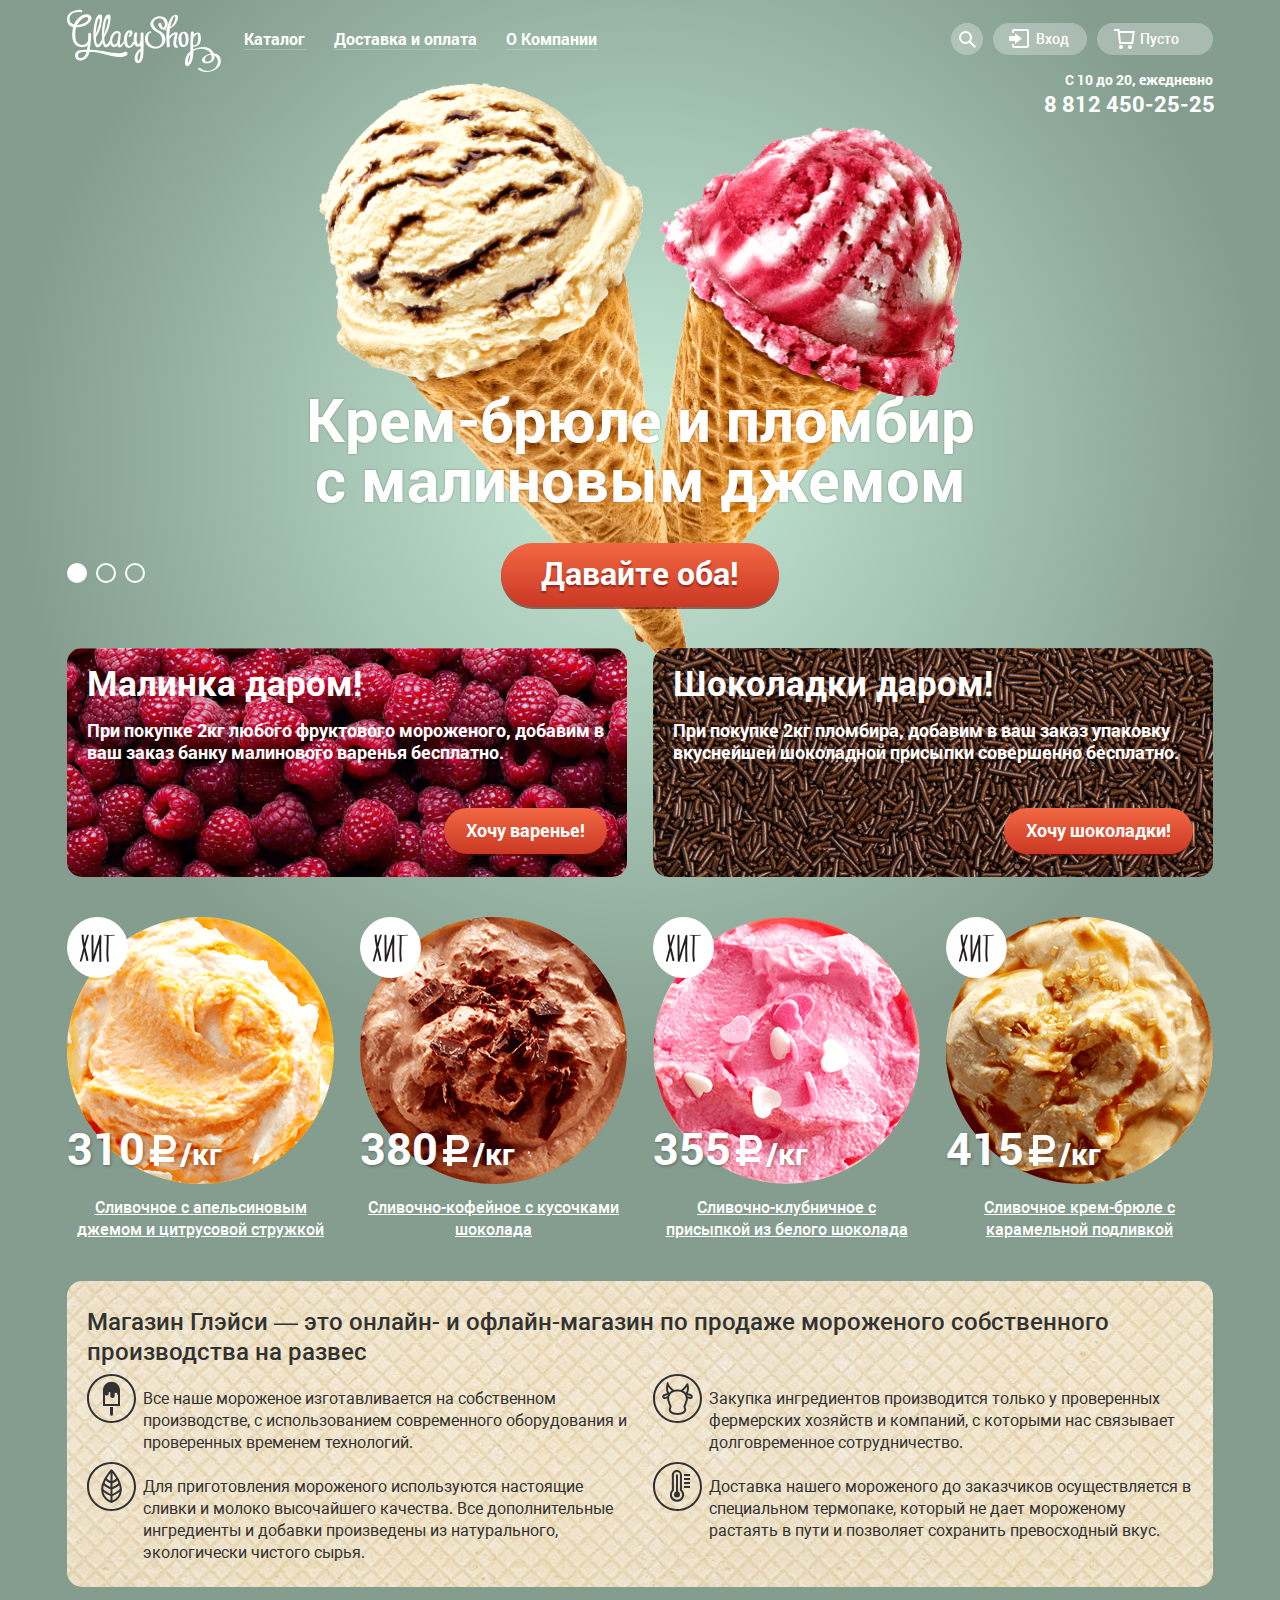
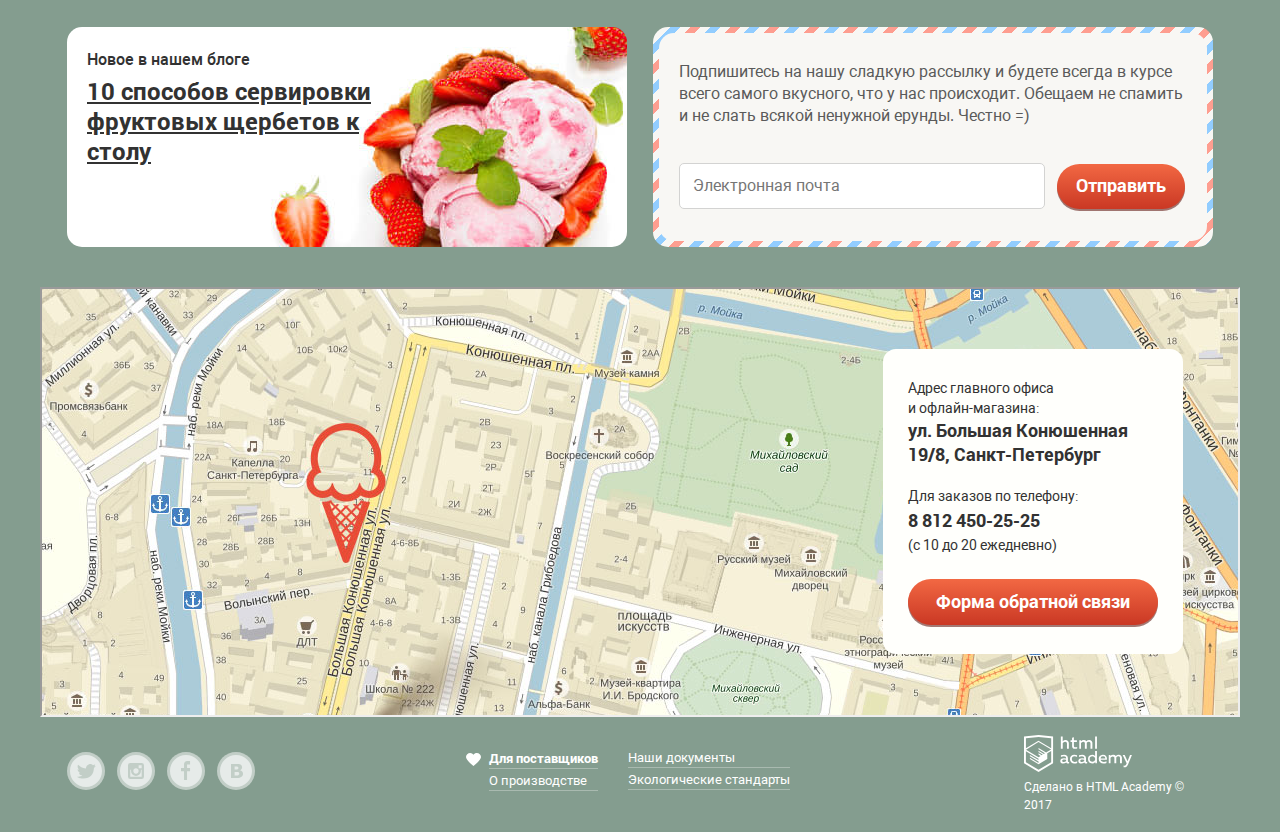
<file: index.html>
<!DOCTYPE html>
<html lang="ru">
<head>
  <meta charset="UTF-8">
  <meta name="viewport" content="width=device-width, initial-scale=1, shrink-to-fit=no">
  <title>Gllacy Shop</title>
  <link rel="stylesheet" href="css/normalize.css">
  <link rel="stylesheet" href="css/style.css">
</head>

<body>
  <header class="main-header">

    <nav class="main-nav">
      <div class="wrapper fl-start">
        <a class="logo" aria-label="Главная страница">
          <img src="img/logo.svg" width="154" height="64" alt="Логотип Gllacy Shop">
        </a>
        <ul class="main-menu">
          <li class="main-menu-item">
            <a href="catalog.html">Каталог</a>
            <ul class="catalog-menu">
              <li>
                <a href="#catalog/new.html" class="new">Новинки</a>
              </li>
              <li>
                <a href="catalog.html#creamy">Сливочное</a>
              </li>
              <li>
                <a href="#catalog/sorbet.html">Щербеты</a>
              </li>
              <li>
                <a href="#catalog/fruit-ice.html">Фруктовый лед</a>
              </li>
              <li>
                <a href="#catalog/melorin.html">Мелорин</a>
              </li>
            </ul>
          </li>
          <li class="main-menu-item">
            <a href="#delivery.html">Доставка и оплата</a>
          </li>
          <li class="main-menu-item">
            <a href="#about.html">О Компании</a>
          </li>
        </ul>
      </div>

      <div class="wrapper fl-start">
        <section class="header-search">
          <h2 class="visually-hidden">Форма поиска</h2>
          <button class="button-search" type="button" title="Поиск">
            <span class="visually-hidden">Поиск</span>
          </button>
          <form action="https://echo.htmlacademy.ru" class="form-search form-input"  aria-label="Форма поиска">
            <input type="text" name="seach-text" placeholder="Что ищем">
          </form>
        </section>

        <ul class="user-menu">
          <li class="login">
            <a href="#login.html" class="login-link" title="Авторизация">Вход</a>
            <form action="https://echo.htmlacademy.ru" method="post" class="user-auth form-input" aria-label="Форма авторизации">
              <label for="user-login" class="visually-hidden">Логин</label>
              <input id="user-login" name="user-login" type="text" placeholder="Электронная почта">
              <label for="user-password" class="visually-hidden">Пароль</label>
              <input id="user-password" name="user-password" type="password" placeholder="Пароль">
              <button class="button" type="submit">Войти</button>
              <div class="auth-links">
                <a href="#remember-password.html">Забыли пароль?</a>
                <a href="#user-registration.html">Новая регистрация</a>
              </div>
            </form>
          </li>
        </ul>

        <section class="basket">
          <h2 class="visually-hidden">Корзина</h2>
          <a href="#basket.html" class="basket-link" title="Корзина">Пусто</a>
        </section>
      </div>
    </nav>

    <div class="wrapper crumbs">
      <div class="contact-info">
        <p class="contacts-time">С 10 до 20, ежедневно</p>
        <p class="contacts-phone">
          <a href="tel:+78124502525">8 812 450-25-25</a>
        </p>
      </div>
    </div>
  </header>

  <main>
    <section class="slider">
      <h2 class="visually-hidden">Популярное мороженое</h2>
      <input id="slider-1" name="slider" class="visually-hidden" type="radio" checked>
      <input id="slider-2" name="slider" class="visually-hidden" type="radio">
      <input id="slider-3" name="slider" class="visually-hidden" type="radio">

      <ul class="slider-list">
        <li class="hidden">
          <h3>Крем-брюле и пломбир<br> с малиновым джемом</h3>
          <img src="img/icecream/cremebrulee-and-raspberryicecream.png" width="645" height="582" alt="Крем-брюле и пломбир с малиновым джемом">
          <div>
            <a class="button" href="#">Давайтe оба!</a>
          </div>
        </li>
        <li class="hidden">
          <h3>Шоколадный пломбир<br> и лимонный сорбет</h3>
          <img src="img/icecream/chocolateicecream-and-lemonsorbet.png" width="644" height="582" alt="Шоколадный пломбир и лимонный сорбет">
          <div>
            <a class="button" href="#">Давайтe оба!</a>
          </div>
        </li>
        <li class="hidden">
          <h3>Пломбир с помадкой<br> и клубничный щербет</h3>
          <img src="img/icecream/sundaefudge-and-strawberrysorbet.png" width="639" height="582" alt="Пломбир с помадкой и клубничный щербет">
          <div>
            <a class="button" href="#">Давайтe оба!</a>
          </div>
        </li>
      </ul>
      <div class="slider-control">
        <label for="slider-1"></label>
        <label for="slider-2"></label>
        <label for="slider-3"></label>
      </div>
    </section>

    <div class="index-columns">
      <section class="action-raspberry col-2">
        <h2>Малинка даром!</h2>
        <p>При покупке 2кг любого фруктового мороженого, добавим в ваш заказ банку малинового варенья бесплатно.</p>
        <div class="right">
          <a class="button" href="#">Хочу варенье!</a>
        </div>
      </section>
      <section class="action-chocolate col-2">
        <h2>Шоколадки даром!</h2>
        <p>При покупке 2кг пломбира, добавим в ваш заказ упаковку вкуснейшей шоколадной присыпки совершенно бесплатно.</p>
        <div class="right">
          <a class="button" href="#">Хочу шоколадки!</a>
        </div>
      </section>
    </div>

    <section class="catalog">
      <h2 class="visually-hidden">Хиты продаж</h2>
      <ul class="ice-list">
        <li class="icecream col hit">
          <a href="#">
            <img src="img/icecream/cream-orange-jam.png" width="267" height="267" alt="Фото сливочного мороженого с апельсиновым джемом и цитрусовой стружкой">
            <p class="price">310</p>
            <p class="name">Сливочное с апельсиновым джемом и цитрусовой стружкой</p>
          </a>
          <button class="button">Быстрый просмотр</button>
        </li>
        <li class="icecream col hit">
          <a href="#">
            <img src="img/icecream/cream-coffee-chocolate.png" width="267" height="267" alt="Фото сливочно-кофейного мороженого с кусочками шоколада">
            <p class="price">380</p>
            <p class="name">Сливочно-кофейное с кусочками шоколада</p>
          </a>
          <button class="button">Быстрый просмотр</button>
        </li>
        <li class="icecream col hit">
          <a href="#">
            <img src="img/icecream/cream-strawberry-whitechocolate.png" width="267" height="267" alt="Фото сливочно-клубничного мороженого с присыпкой из белого шоколада">
            <p class="price">355</p>
            <p class="name">Сливочно-клубничное с присыпкой из белого шоколада</p>
          </a>
          <button class="button">Быстрый просмотр</button>
        </li>
        <li class="icecream col hit">
          <a href="#">
            <img src="img/icecream/cream-brulee-caramel.png" width="267" height="267" alt="Фото сливочного крем-брюле с карамельной подливкой">
            <p class="price">415</p>
            <p class="name">Сливочное крем-брюле с карамельной подливкой</p>
          </a>
          <button class="button">Быстрый просмотр</button>
        </li>
      </ul>
    </section>

    <section class="shop-seo">
      <h2>Магазин Глэйси — это онлайн- и офлайн-магазин по продаже мороженого собственного производства на развес</h2>
      <ul>
        <li class="seo-icecream">Все наше мороженое изготавливается на собственном производстве, с использованием современного оборудования и проверенных временем технологий.</li>
        <li class="seo-cow">Закупка ингредиентов производится только у проверенных фермерских хозяйств и компаний, с которыми нас связывает долговременное сотрудничество.</li>
        <li class="seo-eco">Для приготовления мороженого используются настоящие сливки и молоко высочайшего качества. Все дополнительные ингредиенты и добавки произведены из натурального, экологически чистого сырья.</li>
        <li class="seo-thermometer">Доставка нашего мороженого до заказчиков осуществляется в специальном термопаке, который не дает мороженому растаять в пути и позволяет сохранить превосходный вкус.</li>
      </ul>
    </section>

    <div class="index-columns">
      <section class="our-blog col-2">
        <h2 class="visually-hidden">Новости блога</h2>
        <p>Новое в нашем блоге</p>
        <a href="#">10 способов сервировки<br> фруктовых щербетов к<br> столу</a>
      </section>

      <section class="subscribe col-2">
        <div>
          <h2 class="visually-hidden">Рассылка</h2>
          <p>Подпишитесь на нашу сладкую рассылку и будете всегда в курсе всего самого вкусного, что у нас происходит. Обещаем не спамить и не слать всякой ненужной ерунды. Честно =) </p>
          <form class="form-subscribe form-input" action="https://echo.htmlacademy.ru" method="post" aria-label="Форма подписки на рассылку">
            <label for="subscribe-mail" class="visually-hidden">Электронная почта</label>
            <input id="subscribe-mail" name="subscribe-mail" type="text" placeholder="Электронная почта">
            <button class="button" type="submit">Отправить</button>
          </form>
        </div>
      </section>
    </div>

    <section class="office-map">
      <div class="container">
        <h2 class="visually-hidden">Наши контакты</h2>
        <div class="our-adress">
          <p>Адрес главного офиса<br>и офлайн-магазина:</p>
          <p class="bold">ул. Большая Конюшенная 19/8, Санкт-Петербург</p>
          <p>Для заказов по телефону:</p>
          <p class="bold">8 812 450-25-25</p>
          <p>(с 10 до 20 ежедневно)</p>
          <button class="button">Форма обратной связи</button>
        </div>
        <form action="https://echo.htmlacademy.ru" method="post" class="form-feedback form-input hidden" aria-label="Форма обратной связи">
          <h3>Мы обязательно вам ответим!</h3>
          <label for="feedback-name" class="visually-hidden">Имя</label>
          <input id="feedback-name" name="feedback-name" type="text" placeholder="Как вас зовут?">
          <label for="feedback-mail" class="visually-hidden">Почта</label>
          <input id="feedback-mail" name="feedback-mail" type="text" placeholder="Ваша почта для ответа?">
          <label for="feedback-message" class="visually-hidden">Текст сообщения</label>
          <textarea name="feedback-message" id="feedback-message" cols="30" rows="10" placeholder="Напишите что-нибудь"></textarea>
          <div class="right">
            <button class="button" type="submit">Отправить</button>
          </div>
          <button class="button-close" type="button"><span class="visually-hidden">Закрыть</span></button>
        </form>
      </div>
      <div class="map"></div>
    </section>

  </main>

  <footer class="main-footer">

    <ul class="social-links">
      <li>
        <a class="social-button twitter" href="#" title="Твиттер">
          <span class="visually-hidden">Твиттер</span>
        </a>
      </li>
      <li>
        <a class="social-button instagram" href="#" title="Инстаграмм">
          <span class="visually-hidden">Инстаграмм</span>
        </a>
      </li>
      <li>
        <a class="social-button facebook" href="#" title="Фейсбук">
          <span class="visually-hidden">Фейсбук</span>
        </a>
      </li>
      <li>
        <a class="social-button vkontakte" href="#" title="Вконтакте">
          <span class="visually-hidden">Вконтакте</span>
        </a>
      </li>
    </ul>

    <div class="documents">
      <div>
        <a href="#for-suppliers.html"><b>Для поставщиков</b></a>
        <a href="#production.html">О производстве</a>
      </div>
      <div>
        <a href="#documents.html">Наши документы</a>
        <a href="#eco-standards.html">Экологические стандарты</a>
      </div>
    </div>

    <div class="copyright">
      <a href="https://htmlacademy.ru/intensive/htmlcss" title="Интенсив «Профессиональный HTML и CSS, уровень 1»">
        <img src="img/logo-htmlacademy.svg" width="108" height="39" alt="Логотип HTML академии">
      </a>
      <p>Сделано в <a href="https://htmlacademy.ru/intensive/htmlcss" title="Интенсив «Профессиональный HTML и CSS, уровень 1»">HTML Academy</a> © 2017</p>
    </div>
  </footer>
  
  <script src="js/script.js"></script>
</body>
</html>
</file>
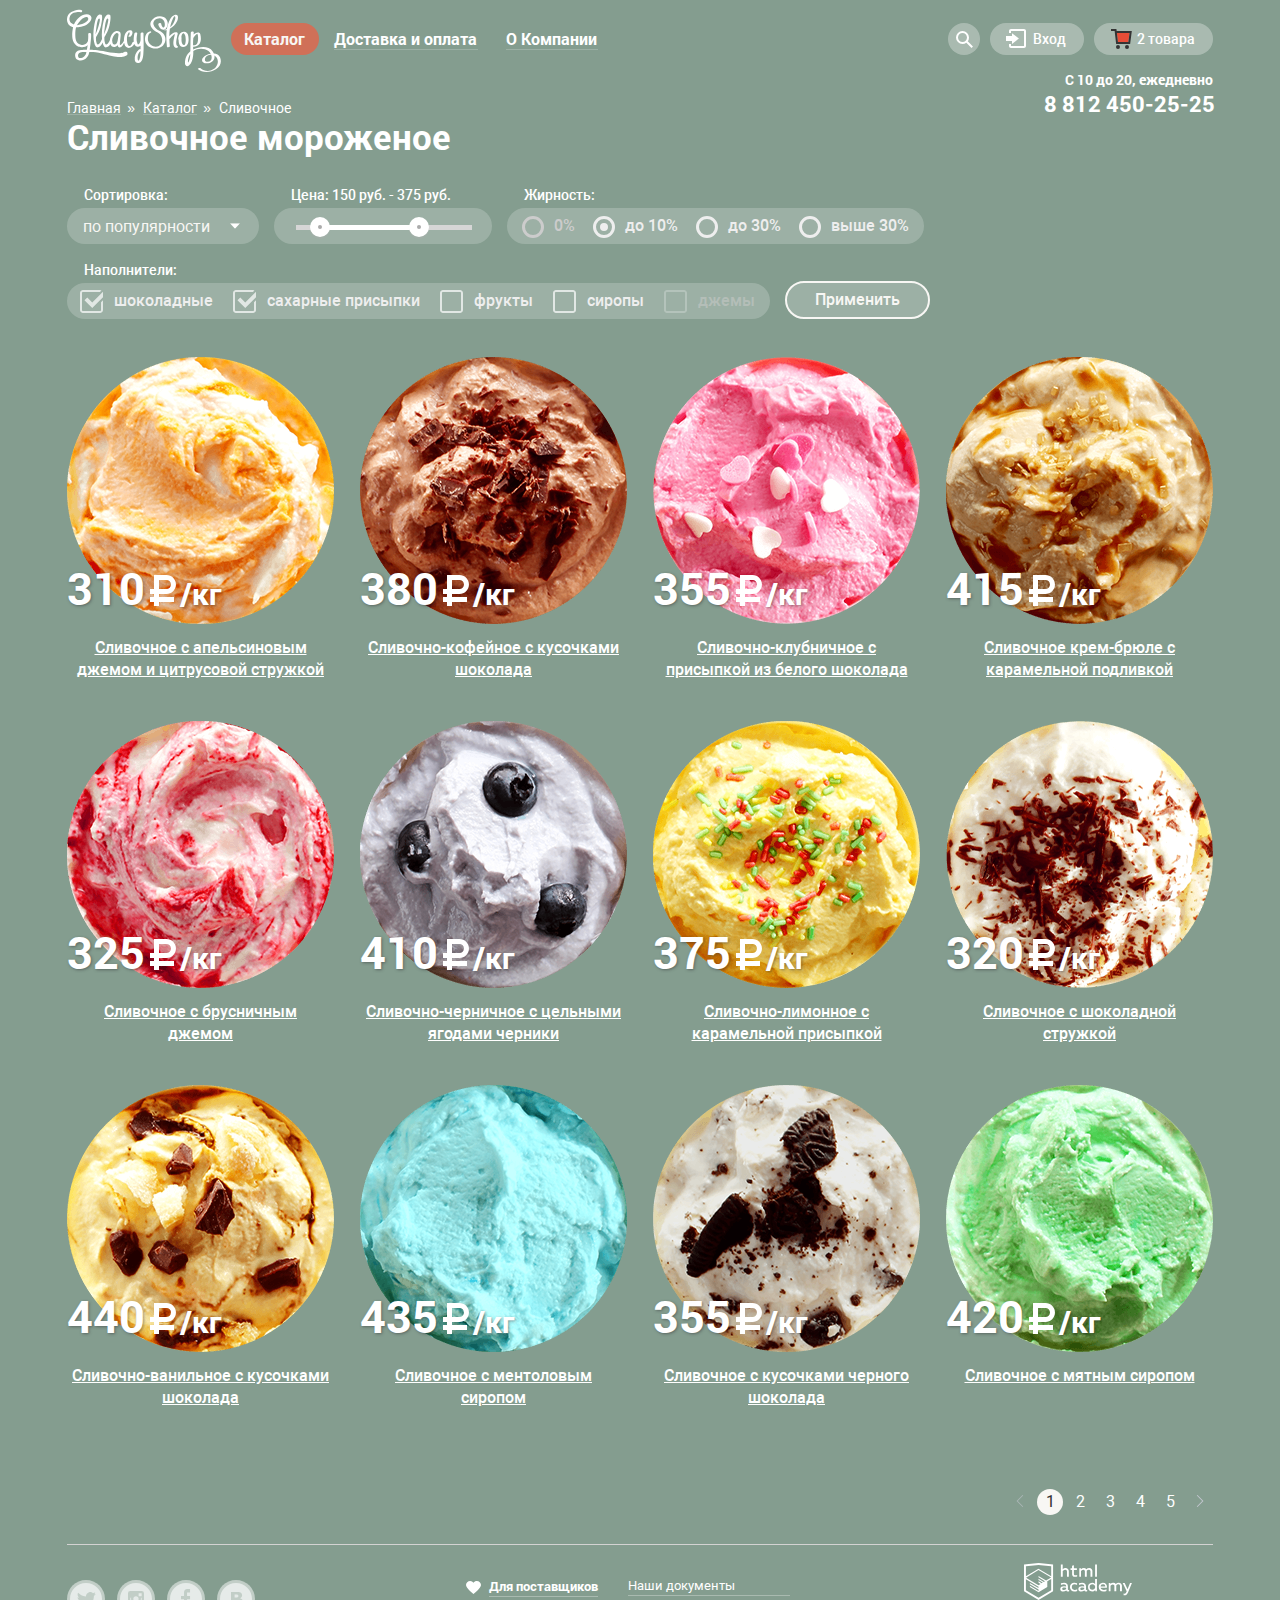
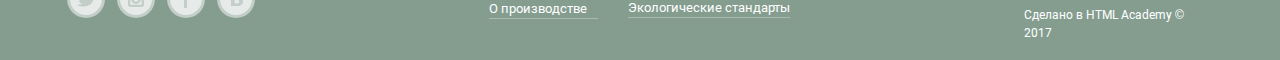
<file: catalog.html>
<!DOCTYPE html>
<html lang="ru">
<head>
  <meta charset="UTF-8">
  <meta name="viewport" content="width=device-width, initial-scale=1, shrink-to-fit=no">
  <title>Gllacy Shop</title>
  <link rel="stylesheet" href="css/normalize.css">
  <link rel="stylesheet" href="css/style.css">
</head>

<body class="inner-pages">
  <header class="main-header">

    <nav class="main-nav">
      <div class="wrapper fl-start">
        <a href="index.html" class="logo" aria-label="Главная страница">
          <img src="img/logo.svg" width="154" height="64" alt="Логотип Gllacy Shop">
        </a>
        <ul class="main-menu">
          <li class="main-menu-item current">
            <a href="catalog.html">Каталог</a>
            <ul class="catalog-menu">
              <li>
                <a href="#catalog/new.html" class="new">Новинки</a>
              </li>
              <li class="current">
                <a>Сливочное</a>
              </li>
              <li>
                <a href="#catalog/sorbet.html">Щербеты</a>
              </li>
              <li>
                <a href="#catalog/fruit-ice.html">Фруктовый лед</a>
              </li>
              <li>
                <a href="#catalog/melorin.html">Мелорин</a>
              </li>
            </ul>
          </li>
          <li class="main-menu-item">
            <a href="#delivery.html">Доставка и оплата</a>
          </li>
          <li class="main-menu-item">
            <a href="#about.html">О Компании</a>
          </li>
        </ul>
      </div>

      <div class="wrapper fl-start">
        <section class="header-search">
          <h2 class="visually-hidden">Форма поиска</h2>
          <button class="button-search" type="button" title="Поиск">
            <span class="visually-hidden">Поиск</span>
          </button>
          <form action="https://echo.htmlacademy.ru" class="form-search form-input"  aria-label="Форма поиска">
            <input type="text" name="seach-text" placeholder="Что ищем" required>
          </form>
        </section>

        <ul class="user-menu">
          <li class="login">
            <a href="#login.html" class="login-link" title="Авторизация">Вход</a>
            <form action="https://echo.htmlacademy.ru" method="post" class="user-auth form-input" aria-label="Форма авторизации">
              <label for="user-login" class="visually-hidden">Логин</label>
              <input id="user-login" name="user-login" type="text" placeholder="Электронная почта">
              <label for="user-password" class="visually-hidden">Пароль</label>
              <input id="user-password" name="user-password" type="password" placeholder="Пароль">
              <button class="button" type="submit">Войти</button>
              <div class="auth-links">
                <a href="#remember-password.html">Забыли пароль?</a>
                <a href="#user-registration.html">Новая регистрация</a>
              </div>
            </form>
          </li>
        </ul>

        <section class="basket not-empty">
          <h2 class="visually-hidden">Корзина</h2>
          <a href="#basket.html" class="basket-link" title="Корзина">2 товара</a>
          <div class="basket-popup">
            <table class="basket-list">
              <tr>
                <td class="product-rm">
                  <button title="Удалить">
                    <span class="visually-hidden">Удалить</span>
                  </button>
                </td>
                <td class="product-img">
                  <img src="img/icecream/cream-orange-jam.png" alt="превью фото">
                </td>
                <td class="product-name">
                  Пломбир с апельсиновым джемом
                </td>
                <td class="count-price">
                  1,5кг x 310 руб.
                </td>
                <td class="product-sum">
                  465 руб.
                </td>
              </tr>
              <tr>
                <td class="product-rm">
                  <button title="Удалить">
                    <span class="visually-hidden">Удалить</span>
                  </button>
                </td>
                <td class="product-img">
                  <img src="img/icecream/cream-strawberry-whitechocolate.png" alt="превью фото">
                </td>
                <td class="product-name">
                  Клубничный пломбир с присыпкой из белого шоколада
                </td>
                <td class="count-price">
                  2,0кг x 355 руб.
                </td>
                <td class="product-sum">
                  710 руб.
                </td>
              </tr>
            </table>
            <p class="basket-sum">Итого: <span>1 175</span> руб.</p>
            <div class="right">
              <a href="#basket.html" class="button">Оформить заказ</a>
            </div>
          </div>
        </section>
      </div>
    </nav>

    <div class="wrapper crumbs">
      <ul class="breadcrumbs">
        <li><a href="index.html">Главная</a></li>
        <li><a href="#catalog.html">Каталог</a></li>
        <li>Сливочное</li>
      </ul>
      <div class="contact-info">
        <p class="contacts-time">С 10 до 20, ежедневно</p>
        <p class="contacts-phone">
          <a href="tel:+78124502525">8 812 450-25-25</a>
        </p>
      </div>
    </div>

  </header>

  <main>
    
    
    <h1>Сливочное мороженое</h1>

    <section class="filters">
      <h2 class="visually-hidden">Фильтр по каталогу</h2>
      <form class="filter-form" action="#" method="get">

        <fieldset>
          <legend>Сортировка:</legend>
          <select class="sort-by" name="filter-sort" id="sort-by">
            <option value="popular">по популярности</option>
            <option value="cheap">сначала недорогие</option>
            <option value="expensive">сначала дорогие</option>
            <option value="fat">по жирности</option>
          </select>
        </fieldset>

        <fieldset>
          <legend>Цена: <span class="label-price-from">150</span> руб. - <span class="label-price-to">375</span> руб.</legend>
          <div class="price-by">
            <input id="filter-price-from" class="filter-price" type="range" name="price-from" min="100" max="500" value="150" step="5">
            <input id="filter-price-to" class="filter-price" type="range" name="price-to" min="100" max="500" value="375" step="5">
          </div>
        </fieldset>

        <fieldset>
          <legend>Жирность:</legend>
          <ul class="fat input-type">
            <li>
              <input id="filter-fat0" name="filter-fat" class="visually-hidden" type="radio" value="0" disabled>
              <label for="filter-fat0">0%</label>
            </li>
            <li>
              <input id="filter-fat10" name="filter-fat" class="visually-hidden" type="radio" value="to10" checked>
            <label for="filter-fat10">до 10%</label>
            </li>
            <li>
              <input id="filter-fat30" name="filter-fat" class="visually-hidden" type="radio" value="to30">
            <label for="filter-fat30">до 30%</label>
            </li>
            <li>
              <input id="filter-fat30over" name="filter-fat" class="visually-hidden" type="radio" value="from30">
            <label for="filter-fat30over">выше 30%</label>
            </li>
          </ul>
        </fieldset>

        <fieldset>
          <legend>Наполнители:</legend>
          <ul class="fillers input-type">
            <li>
              <input id="filter-chocolate" name="filter-chocolate" class="visually-hidden" type="checkbox" checked>
            <label for="filter-chocolate">шоколадные</label>
            </li>
            <li>
              <input id="filter-sugar" name="filter-sugar" class="visually-hidden" type="checkbox" checked>
            <label for="filter-sugar">сахарные присыпки</label>
            </li>
            <li>
              <input id="filter-fruit" name="filter-fruit" class="visually-hidden" type="checkbox">
            <label for="filter-fruit">фрукты</label>
            </li>
            <li>
              <input id="filter-syrup" name="filter-syrup" class="visually-hidden" type="checkbox">
            <label for="filter-syrup">сиропы</label>
            </li>
            <li>
              <input id="filter-jam" name="filter-jam" class="visually-hidden" type="checkbox" disabled>
            <label for="filter-jam">джемы</label>
            </li>
          </ul>
        </fieldset>

        <button class="button button-filter" type="submit">Применить</button>
      </form>
    </section>

    <section class="catalog">
      <h2 class="visually-hidden">Список сливочного мороженого</h2>
      <ul class="ice-list">
        <li class="icecream col">
          <a href="#">
            <img src="img/icecream/cream-orange-jam.png" width="267" height="267" alt="Фото сливочного мороженого с апельсиновым джемом и цитрусовой стружкой">
            <p class="price">310</p>
            <p class="name">Сливочное с апельсиновым джемом и цитрусовой стружкой</p>
          </a>
          <button class="button">Быстрый просмотр</button>
        </li>
        <li class="icecream col">
          <a href="#">
            <img src="img/icecream/cream-coffee-chocolate.png" width="267" height="267" alt="Фото сливочно-кофейного мороженого с кусочками шоколада">
            <p class="price">380</p>
            <p class="name">Сливочно-кофейное с кусочками шоколада</p>
          </a>
          <button class="button">Быстрый просмотр</button>
        </li>

        <li class="icecream col">
          <a href="#">
            <img src="img/icecream/cream-strawberry-whitechocolate.png" width="267" height="267" alt="Фото сливочно-клубничного мороженого с присыпкой из белого шоколада">
            <p class="price">355</p>
            <p class="name">Сливочно-клубничное с присыпкой из белого шоколада</p>
          </a>
          <button class="button">Быстрый просмотр</button>
        </li>

        <li class="icecream col">
          <a href="#">
            <img src="img/icecream/cream-brulee-caramel.png" width="267" height="267" alt="Фото сливочного крем-брюле с карамельной подливкой">
            <p class="price">415</p>
            <p class="name">Сливочное крем-брюле с карамельной подливкой</p>
          </a>
          <button class="button">Быстрый просмотр</button>
        </li>

        <li class="icecream col">
          <a href="#">
            <img src="img/icecream/cream-lingonberry.png" width="267" height="267" alt="Фото cливочное мороженое с брусничным джемом">
            <p class="price">325</p>
            <p class="name">Сливочное с брусничным джемом</p>
          </a>
          <button class="button">Быстрый просмотр</button>
        </li>

        <li class="icecream col">
          <a href="#">
            <img src="img/icecream/cream-blueberry-blueberries.png" width="267" height="267" alt="Фото cливочно-черничное мороженое с цельными ягодами черники">
            <p class="price">410</p>
            <p class="name">Сливочно-черничное с цельными ягодами черники</p>
          </a>
          <button class="button">Быстрый просмотр</button>
        </li>

        <li class="icecream col">
          <a href="#">
            <img src="img/icecream/cream-lemon-caramel.png" width="267" height="267" alt="Фото cливочно-лимонное мороженое с карамельной присыпкой ">
            <p class="price">375</p>
            <p class="name">Сливочно-лимонное с карамельной присыпкой</p>
          </a>
          <button class="button">Быстрый просмотр</button>
        </li>

        <li class="icecream col">
          <a href="#">
            <img src="img/icecream/cream-chocolate-chips.png" width="267" height="267" alt="Фото cливочное мороженое с шоколадной стружкой">
            <p class="price">320</p>
            <p class="name">Сливочное с шоколадной стружкой</p>
          </a>
          <button class="button">Быстрый просмотр</button>
        </li>

        <li class="icecream col">
          <a href="#">
            <img src="img/icecream/cream-vanilla-chocolate.png" width="267" height="267" alt="Фото cливочно-ванильное мороженое с кусочками шоколада">
            <p class="price">440</p>
            <p class="name">Сливочно-ванильное с кусочками шоколада</p>
          </a>
          <button class="button">Быстрый просмотр</button>
        </li>

        <li class="icecream col">
          <a href="#">
            <img src="img/icecream/cream-mentholsyrup.png" width="267" height="267" alt="Фото cливочное мороженое с ментоловым сиропом">
            <p class="price">435</p>
            <p class="name">Сливочноe с ментоловым сиропом</p>
          </a>
          <button class="button">Быстрый просмотр</button>
        </li>

        <li class="icecream col">
          <a href="#">
            <img src="img/icecream/cream-blackchocolate.png" width="267" height="267" alt="Фото cливочное мороженое с кусочками черного шоколада">
            <p class="price">355</p>
            <p class="name">Сливочное с кусочками черного шоколада</p>
          </a>
          <button class="button">Быстрый просмотр</button>
        </li>

        <li class="icecream col">
          <a href="#">
            <img src="img/icecream/cream-mintsyrup.png" width="267" height="267" alt="Фото cливочное мороженое с мятным сиропом">
            <p class="price">420</p>
            <p class="name">Сливочное с мятным сиропом</p>
          </a>
          <button class="button">Быстрый просмотр</button>
        </li>
      </ul>
    </section>

    <ul class="catalog-pagination">
      <li class="disabled"><a class="first"></a></li>
      <li class="current"><a>1</a></li>
      <li><a href="#">2</a></li>
      <li><a href="#">3</a></li>
      <li><a href="#">4</a></li>
      <li><a href="#">5</a></li>
      <li><a href="#" class="last"></a></li>
    </ul>
    
  </main>

  <footer class="main-footer">

    <ul class="social-links">
      <li>
        <a class="social-button twitter" href="#" title="Твиттер">
          <span class="visually-hidden">Твиттер</span>
        </a>
      </li>
      <li>
        <a class="social-button instagram" href="#" title="Инстаграмм">
          <span class="visually-hidden">Инстаграмм</span>
        </a>
      </li>
      <li>
        <a class="social-button facebook" href="#" title="Фейсбук">
          <span class="visually-hidden">Фейсбук</span>
        </a>
      </li>
      <li>
        <a class="social-button vkontakte" href="#" title="Вконтакте">
          <span class="visually-hidden">Вконтакте</span>
        </a>
      </li>
    </ul>

    <div class="documents">
      <div>
        <a href="#for-suppliers.html"><b>Для поставщиков</b></a>
        <a href="#production.html">О производстве</a>
      </div>
      <div>
        <a href="#documents.html">Наши документы</a>
        <a href="#eco-standards.html">Экологические стандарты</a>
      </div>
    </div>

    <div class="copyright">
      <a href="https://htmlacademy.ru/intensive/htmlcss">
        <img src="img/logo-htmlacademy.svg" width="108" height="39" alt="Логотип HTML академии">
      </a>
      <p>Сделано в <a href="https://htmlacademy.ru/intensive/htmlcss">HTML Academy</a> © 2017</p>
    </div>
  </footer>
  
  <script src="js/script.js"></script>
</body>
</html>
</file>
<file: css/style.css>
﻿:root{
  --color-bg-green: #849d8f;
  --color-bg-blue: #8996a6;
  --color-bg-brown: #9d8b84;

  --color-text-default: #323232;
  --color-link-default: #ffbc9e;
  --color-link-modal-default: #e84d37;
  --color-menu-bg: #f8f7f4;
  --color-menu-hover: #fbded7;
  --color-menu-active: #f6b5a5;
  --color-menu-current: #d07058;
  --color-border: #d3d3d2;

  --color-button-bg: #ed5c3d;
  --color-button-hover: #f17c64;
  --color-button-active: #ed5c3d;

  --color-product-bg-green: #9bafa3;
  --color-product-bg-blue: #a0a8ba;
  --color-product-bg-brown: #b09a95;

  --color-social-facebook: #4868ac;
  --color-social-instagram: #c13584;
  --color-social-twitter: #1da1f2;
  --color-social-vkontakte: #5b7aa8;

  --transparent-white-70: rgba(255,255,255,0.7);
  --transparent-white-50: rgba(255,255,255,0.5);
  --transparent-white-30: rgba(255,255,255,0.3);
  --transparent-white-20: rgba(255,255,255,0.2);
  --transparent-black-50: rgba(0, 0, 0, 0.5);
  --transparent-black-40: rgba(0, 0, 0, 0.4);
  --transparent-black-20: rgba(0, 0, 0, 0.2);
}

@font-face {
  font-family: "Roboto";
  src: url('fonts/roboto.woff2') format('woff2'),
       url('fonts/roboto.woff') format('woff');
  font-weight: 400;
  font-style: normal;
}
@font-face {
  font-family: "Roboto";
  src: url('fonts/robotomedium.woff2') format('woff2'),
       url('fonts/robotomedium.woff') format('woff');
  font-weight: 500;
  font-style: normal;
}
@font-face {
  font-family: "Roboto";
  src: url('fonts/robotobold.woff2') format('woff2'),
       url('fonts/robotobold.woff') format('woff');
  font-weight: 700;
  font-style: normal;
}

html, body {
  margin: 0;
  padding: 0;
}
img {
  max-width: 100%;
  height: auto;
}
html { box-sizing: border-box; }
*, *::before, *::after {box-sizing: inherit;}

a {
  color: white;
  text-decoration: none;
}

a:hover,
a:active {
  color: var(--color-link-default);
}
a:focus {
  outline: 2px dashed var(--transparent-white-50);
  outline-offset: 3px;
}
a:active {
  outline: none;
}

input[type=text], input[type=password] {
  font: inherit;
}

body {
  margin: 0 auto;
  padding: 0 27px;
  width: 1200px;

  font-family: "Roboto", Arial, sans-serif;
  font-size: 16px;
  line-height: 22px;
  font-weight: 400;
  color: white;

  background-color: var(--color-bg-green);
  background-image: radial-gradient(circle at center 450px, #c7ecd8, #849D8F 30%);
}
.bg-green {
  background-color: var(--color-bg-green);
  background-image: radial-gradient(circle at center 450px, #c7ecd8, #849D8F 30%);
}
.bg-blue {
  background-color: var(--color-bg-blue);
  background-image: radial-gradient(circle at center 450px, #c5d8e8, #8996a6 30%);
}
.bg-light-brown {
  background-color: var(--color-bg-brown);
  background-image: radial-gradient(circle at center 450px, #e1ccc4, #9d8b84 30%);
}

body.inner-pages {
  background-image: none;
 }

/*--- конец общих правил ---*/

.visually-hidden:not(:focus):not(:active),
input[type="checkbox"].visually-hidden,
input[type="radio"].visually-hidden {
  position:absolute;

  width:1px;
  height:1px;
  margin:-1px;
  border:0;
  padding: 0;

  white-space: nowrap;
  -webkit-clip-path: inset(100%);
          clip-path: inset(100%);
  clip:rect(0 0 0 0);
  overflow:hidden;
}
.hidden {
  display: none;
}
.right {
  text-align: right;
}

/*-- основные сетки и контейнер--*/
/* ширина по тз 1 колонки 22.2% от контентной обл 1200 или 900 */
.col {
  width: 267px;
}
.col-2 {
  width: 560px;
}
.col-3 {
  width: 853px;
}
.col-right {
  margin-left: 26px;
  width: 267px; 
}
/* отступ по тз м/у колонками 2.2% */
.сol-pad {
  width: 26px;
}

/* ---  header --- */

.main-header {
  padding-top: 9px;
}
.main-nav {
  display: flex;
  justify-content: space-between;
}
.wrapper {
  display: flex;
  justify-content: space-between;
}
.fl-start {
  justify-content: flex-start;
}

.logo {
  margin-right: 10px;
  width: 154px;
  height: 64px;
}

/* основные меню */
.main-menu,
.catalog-menu {
  margin: 0;
  padding: 0;
  list-style: none;
}
.main-menu {
  display: flex;
  margin-top: 20px;
  width: 675px;
}
.main-menu-item {
  position: relative;
  margin-right: 2px;
}
.main-menu-item > a {
  position: relative;
  padding: 5px 14px 6px 13px;
  font-size: 16px;
  line-height: 18px;
  font-weight: 700;
  text-decoration: none;
  white-space: nowrap;
}
.main-menu-item:not(.current) > a::after {
  content: "";
  position: absolute;
  bottom: 5px;
  left: 13px;
  height: 1px;
  width: calc(100% - 26px);
  background-color: var(--transparent-white-20);
}

.main-menu-item > a:hover,
.main-menu-item > a:focus,
.main-menu-item > a:active,
.menu-item-hover {
  color: var(--color-text-default);
  background-color: var(--color-menu-bg);
  border-radius: 24px;
  outline: none;
}
.main-menu-item > a:active {
  box-shadow: inset 0px 2px 1px 0px rgba(105, 105, 105);
}
.main-menu-item > a:hover::after,
.main-menu-item > a:focus::after,
.main-menu-item > a:active::after {
  height: 0;
}

.main-menu-item.current > a {
  color: var(--color-menu-bg);
  border-radius: 24px;
  background-color: var(--color-menu-current);
}
.main-menu-item.current > a:hover,
.main-menu-item.current > a:focus,
.main-menu-item.current > a:active {
  color: var(--color-text-default);
  background-color: var(--color-menu-bg);
}

.catalog-menu.showed,
.main-menu-item:hover .catalog-menu {
  display: block;
}
.catalog-menu {
  display: none;
  z-index: 10;
  position: absolute;
  top: 33px;
  left: -7px;
  min-width: 150px;
  padding: 0;
  border-radius: 5px;
  background-color: var(--color-menu-bg);
  box-shadow: 0 20px 20px 0 var(--transparent-black-40);
  overflow: hidden;
}
.catalog-menu a {
  display: block;
  padding: 6px 21px;
  font-size: 14px;
  font-weight: 400;
  line-height: 16px;
  color: var(--color-text-default);
  outline: none;
}
.catalog-menu li:first-child a {
  padding-top: 11px;
}
.catalog-menu li:last-child a {
  padding-bottom: 11px;
}
.catalog-menu a:hover,
.catalog-menu a:focus {
  background-color: var(--color-menu-hover);
}
.catalog-menu a:active {
  background-color: var(--color-menu-active);
}
.catalog-menu .current a {
  color: white;
  background-color: var(--color-menu-current);
  pointer-events: none;
}
.catalog-menu .new {
  position: relative;
  padding-bottom: 11px;
  font-weight: 700;
}
.catalog-menu .new::after {
  content: "";
  position: absolute;
  bottom: 0;
  left: 6px;
  right: 9px;
  height: 1px;
  background-color: var(--color-border);
}

/* поиск */
.header-search {
  position: relative;
}
.button-search {
  margin: 14px 6px 0 0px;
  width: 32px;
  height: 32px;
  border: none;
  border-radius: 50%;
  background-color: var(--transparent-white-30);
  background-image: url("../img/icons-sprite.svg#search-view");
  background-size: 17px 17px;
  background-position: 8px 8px;
  background-repeat: no-repeat;
  cursor: pointer;
}
.button-search:hover,
.button-search:focus,
.button-search:active {
  color: var(--color-text-default);
  background-color: var(--color-menu-bg);
  background-image: url("../img/icons-sprite.svg#search-view-black");
  outline: none;
}

.form-search.showed,
.header-search:hover .form-search {
  display: block;
}
.form-search,
.user-auth {
  position: absolute;
  z-index: 10;
  font-size: 14px;
  line-height: 24px;
  color: var(--color-text-default);
  background-color: var(--color-menu-bg);
}
.form-search {
  display: none;
  top: 50px;
  right: 6px;
  width: 341px;
  height: 84px;
  padding: 20px 15px;
  border-radius: 5px;
  background-color: var(--color-menu-bg);
  box-shadow: 0 20px 20px 0 var(--transparent-black-40);
}
.form-search [type="text"] {
  width: 100%;
  height: 100%;
}

/* меню пользователя */
.user-menu {
  display: flex;
  margin: 14px 5px 0 4px;
  padding: 0;
  list-style: none;
}
.login {
  position: relative;
}
.login-link,
.basket-link {
  display: block;
  padding: 8px 18px 8px 43px;
  font-size: 14px;
  font-weight: 500;
  line-height: 16px;
  background-color: var(--transparent-white-30);
}
.login-link {
  border-radius: 24px;
  background-color: var(--transparent-white-30);
  background-image: url("../img/icons-sprite.svg#login-view");
  background-size: 21px 19px;
  background-position: 16px 6px;
  background-repeat: no-repeat;
}
.login-link:hover,
.login-link:focus,
.login-link:active {
  color: var(--color-text-default);
  background-color: var(--color-menu-bg);
  background-image: url("../img/icons-sprite.svg#login-view-black");
  outline: none;
}

/* блок авторизации */
.user-auth.showed,
.user-menu .login:hover .user-auth {
  display: block;
}
.user-auth {
  display: none;
  top: 39px;
  right: 0;
  width: 277px;
  height: 214px;
  padding: 20px 18px;
  border-radius: 5px;
  background-color: var(--color-menu-bg);
  box-shadow: 0 0 10px var(--transparent-black-50);
}
.user-auth input {
  margin-bottom: 20px;
  width: 100%;
}
.auth-links {
  display: inline-block;
  margin-left: 20px;
  width: 120px;
  vertical-align: middle;
}
.user-auth a {
  font-size: 13px;
  line-height: 24px;
  color: var(--color-text-default);
  text-decoration: underline;
}
.user-auth a:hover,
.user-auth a:focus {
  color: var(--color-link-modal-default);
}

.user-auth .button {
  border-radius: 16px/23px;
}

.form-input [type="text"],
.form-input [type="password"],
.form-input textarea {
  padding: 11px 13px;
  font: inherit;
  color: var(--color-text-default);
  background-color: white;
  border: 1px solid var(--color-border);
  border-radius: 5px;
  box-sizing: border-box;
}
.form-input [type="text"]:hover,
.form-input [type="password"]:hover,
.form-input textarea:hover {
  border: 1px solid rgba(154, 154, 154, 0.52);
  box-shadow: 0 0 0px 1px rgba(154, 154, 154, 0.52);
  outline: none;
}
.form-input [type="text"]:focus,
.form-input [type="password"]:focus,
.form-input textarea:focus {
  border: 1px solid rgba(46, 136, 228, 0.52);
  box-shadow: 0 0 0px 1px rgba(46, 136, 228, 0.52);
}

/* корзина */
.basket {
  position: relative;
}
.basket-link {
  margin: 14px 0 19px 5px;
  min-width: 116px;
  border-radius: 24px;
  background-color: var(--transparent-white-30);
  background-image: url("../img/icons-sprite.svg#basket-view");
  background-size: 21px 20px;
  background-position: 17px 6px;
  background-repeat: no-repeat;
}
.basket-link:hover,
.basket-link:focus,
.basket-link:active {
  color: var(--color-text-default);
  background-color: var(--color-menu-bg);
  background-image: url("../img/icons-sprite.svg#basket-view-black");
  outline: none;
}
.not-empty .basket-link {
  background-image: url("../img/icons-sprite.svg#basket-not-empty-view");
}

/* блок корзины */
.basket-popup.showed,
.basket.not-empty:hover .basket-popup {
  display: block;
}
.basket-popup {
  display: none;
  position: absolute;
  z-index: 10;
  top: 50px;
  right: 0;
  padding: 20px 15px;
  width: 540px;
  font-size: 13px;
  line-height: 16px;
  color: #332332;
  
  background-color: var(--color-menu-bg);
  box-shadow: 0 20px 20px 0 var(--transparent-black-40);
  border-radius: 5px;
}
.basket-list {
  width: 100%;
  border-spacing: 0;
  border-collapse: collapse;
  border-bottom: 1px solid var(--color-border);
}
.product-rm {
  width: 23px;
  padding: 0 2px 20px;
}
.product-rm button {
  width: 21px;
  height: 21px;
  background-color: transparent;
  background-image: url("../img/icons-sprite.svg#cross-small-view");
  background-size: 11px 11px;
  background-repeat: no-repeat;
  background-position: center center;
  border-radius: 50%;
  border: 1px solid var(--color-menu-bg);
  cursor: pointer;
  outline: none;
}
.product-rm button:hover,
.product-rm button:focus {
  border-color: var(--color-text-default);
}
.product-rm button:active {
  border-width: 2px;
}
.product-img {
  width: 37px;
  padding: 0 2px 20px;
}
.product-img img {
  width: 33px;
  border-radius: 50%;
}
.product-name {
  padding: 0 5px 20px;
  width: 233px;
}
.count-price {
  white-space: nowrap;
  padding: 0 5px 20px;
  width: 120px;
}
.product-sum {
  white-space: nowrap;
  padding: 0 0 20px 5px;
  width: 70px;
}
.basket-sum {
  margin: 18px 0 15px;
  font-size: 15px;
  line-height: 18px;
  font-weight: 700;
  text-align: right;
}

/* телефон в хедере */
.crumbs {
  position: relative;
  z-index: 1;
  align-items: flex-start;
}
.contact-info {
  flex-grow: 1;
  margin-top: -2px;
  text-align: right;
  font-weight: 700;
}
.contacts-time {
  margin: 0;
  font-size: 14px;
  line-height: 16px;
}
.contacts-phone {
  margin: 4px -2px 0;
  font-size: 22px;
  line-height: 24px;
}
.contacts-phone a:focus{
  outline-offset: 0;
}

/* --- main --- */

/* основные стили кнопок */
.button {
  display: inline-block;
  padding: 10px 22px 12px;
  font: inherit;
  font-size: 18px;
  line-height: 24px;
  font-weight: 700;
  text-align: center;
  vertical-align: middle;
  color: white;
  border:none;
  border-radius: 24px;
  box-shadow: 0px 2px 0 0px rgba(85, 8, 0, 0.54);
  background-color: var(--color-button-bg);
  background-image: linear-gradient(to top, #ca3824, #f26843);
  cursor: pointer;
}

.button:hover,
.button:focus {
  outline: none;
  color: white;
  background-color: var(--color-button-hover);
  background-image: linear-gradient(to top, #ec6f5e, #f58669);
  box-shadow: 0px 2px 2px 0px rgb(172, 16, 0);
  
}
.button:active {
  color: white;
  background-color: var(--color-button-active);
  background-image: linear-gradient(to top,#d74632, #e1613e);
  box-shadow: 0px 2px 2px 0px rgb(148, 39, 24) inset;
}

/* кнопка закрыть */
.button-close {
  position: absolute;
  top: 0;
  right: 0;
  width: 18px;
  height: 17px;
  border: none;
  background-color: transparent;
  background-image: url("../img/icons-sprite.svg#cross-big-view");
  background-size: 18px 17px;
  background-repeat: no-repeat;
  background-position: center center;
  cursor: pointer;
}

/* слайдер */
.slider {
  position: relative;
  margin-top: -33px;
  margin-bottom: -25px;
  height: 590px;
}
.slider ul {
  margin: 0;
  padding: 0;
  list-style: none;
}
.slider-list li {
  position: relative;
  text-align: center;
}
.slider-list h3 {
  position: absolute;
  width: 100%;
  top: 306px;
  margin: 0;
  font-size: 60px;
  line-height: 60.35px;
  font-weight: 700;
  text-align: center;
  text-shadow: 0 0 2px var(--transparent-black-40);
}
.slider-list img {
  height: 582px;
}
.slider-list div {
  position: absolute;
  width: 100%;
  top: 460px;
}
.slider-list a.button {
  font-size: 32px;
  line-height: 44px;
  padding: 8px 40px 12px;
  text-shadow: 0px 2px 2px rgba(85, 8, 0, 0.54);
  border-radius: 32px;
}
.slider-control {
  position: absolute;
  top: 480px;
  display: flex;
  justify-content: space-between;
  width: 78px;
}

.slider-control label {
  width: 20px;
  height: 20px;
  border-radius: 50%;
  border: 2px solid white;
  cursor: pointer;
}
.slider-control label:hover {
  background-color: var(--transparent-white-50);
}

#slider-1:focus ~ .slider-control > label:nth-child(1),
#slider-2:focus ~ .slider-control > label:nth-child(2),
#slider-3:focus ~ .slider-control > label:nth-child(3) {
  border-color: var(--transparent-black-50);
}

#slider-1:checked ~ .slider-list > li:nth-child(1),
#slider-2:checked ~ .slider-list > li:nth-child(2),
#slider-3:checked ~ .slider-list > li:nth-child(3) {
  display: block;
}

#slider-1:checked ~ .slider-control > label:nth-child(1),
#slider-2:checked ~ .slider-control > label:nth-child(2),
#slider-3:checked ~ .slider-control > label:nth-child(3) {
  background-color: white;
}

/* колонки */
.index-columns {
  display: flex;
  justify-content: space-between;
  margin-bottom: 40px;
}
/* баннеры */
.action-raspberry,
.action-chocolate  {
  z-index: 1;
  padding: 14px 20px 23px;
  border-radius: 15px;
}
.action-raspberry {
  background-color: #780e22;
  background-image: url("../img/action-raspberry.jpg");
}
.action-chocolate {
  background-color: #43291c;
  background-image: url("../img/action-chocolate.jpg");
}
.action-raspberry h2,
.action-chocolate h2 {
  margin: 0 0 16px;
  font-size: 35px;
  line-height: 41px;
  font-weight: 700;
}
.action-raspberry p,
.action-chocolate p {
  margin: 0 0 45px;
  font-size: 18px;
  line-height: 22px;
  font-weight: 700;
}

/* каталог товаров */
.catalog .ice-list {
  display: flex;
  flex-wrap: wrap;
  margin: 0;
  padding: 0;
  list-style: none;
}
.icecream {
  position: relative;
  text-align: center;
  margin-right: 26px;
  margin-bottom: 33px;
}
.icecream:nth-child(4n) {
  margin-right: 0;
}
.icecream:hover,
.icecream.hover {
  z-index: 1;
}
.inner-pages .ice-cream {
  margin-bottom: 40px;
}

.icecream:hover::before {
  content: "";
  position: absolute;
  top: -6px;
  left: -13px;
  right: -13px;
  bottom: -80px;
  background-color: var(--color-product-bg-green);
  border-radius: 5px;
  box-shadow: 0 20px 20px 0 var(--transparent-black-40);
}
.bg-green .icecream:hover::before {
  background-color: var(--color-product-bg-green);
}
.bg-blue .icecream:hover::before {
  background-color: var(--color-product-bg-blue);
}
.bg-light-brown .icecream:hover::before {
  background-color: var(--color-product-bg-brown);
}
.icecream > a {
  display: block;
  position: relative;
  color: white;
  border-bottom: none;
  outline-offset: 5px;
}
.icecream.hit > a::before {
  content: "";
  position: absolute;
  width: 61px;
  height: 61px;
  background-image: url("../img/icons-sprite-catalog.svg#hit-view");
  background-size: 61px 61px;
}
.icecream .name {
  margin: 7px 5px;
  font-weight: 500;
  text-align: center;
  text-decoration: underline;
}
.icecream .name:hover,
.icecream .name:focus {
  text-decoration: none;
}
.icecream .price {
  position: absolute;
  top: 208px;
  margin: 0;
  font-size: 45px;
  line-height: 45px;
  font-weight: 700;
  text-shadow: 1px 1px 3px rgba(49, 50, 53, 0.5);
}
.price::after {
  content: "/кг";
  font-size: 30px;
  line-height: 57px;
  width: 100px;
  padding-left: 12px;
  position: absolute;
  background-image: url(../img/ruble.svg);
  background-repeat: no-repeat;
  background-position: 3px 8px;
}
.icecream .button {
  display: none;
}
.icecream:hover .button {
  position: absolute;
  display: block;
  bottom: -55px;
  left: 50%;
  margin-right: -50%;
  transform: translate(-50%, 0);
}

/* seo блок о магазине */
.shop-seo {
  margin-bottom: 40px;
  padding: 26px 20px 15px;
  color: var(--color-text-default);
  border-radius: 15px;
  background-color: #EDE0C3;
  background-image: url("../img/shop-seo-bg-wafer.jpg");
  background-repeat: repeat;
}
.shop-seo h2 {
  margin: 0 0 7px;
  font-size: 24px;
  line-height: 30px;
  font-weight: 500;
}
.shop-seo ul {
  display: flex;
  flex-wrap: wrap;
  justify-content: space-between;
  margin: 0;
  padding: 0;
  list-style: none;
}
.shop-seo li {
  position: relative;
  padding: 14px 0 8px 56px;
  width: 540px;
}

.seo-cow,
.seo-eco,
.seo-icecream,
.seo-thermometer {
  background-position: 0 0;
  background-repeat: no-repeat;
  background-size: 49px 49px;
}
.seo-cow {
  background-image: url("../img/icons-sprite-seo.svg#seo-cow-view");
}
.seo-eco {
  background-image: url("../img/icons-sprite-seo.svg#seo-eco-view");
}
.seo-icecream {
  background-image: url("../img/icons-sprite-seo.svg#seo-icecream-view");
}
.seo-thermometer {
  background-image: url("../img/icons-sprite-seo.svg#seo-thermometer-view");
}

/* колонка блог */
.our-blog {
  padding: 22px 20px;
  min-height: 220px;
  color: var(--color-text-default);
  border-radius: 15px;
  background-color: white;
  background-image: url("../img/blog-bg.jpg");
  background-position: 204px -36px;
  background-repeat: no-repeat;
}
.our-blog p {
  margin: 0 0 5px;
  font-weight: 500;
}
.our-blog a {
  display: inline-block;
  font-size: 24px;
  line-height: 30px;
  font-weight: 700;
  color: var(--color-text-default);
  text-decoration: underline;
  text-shadow: 0px 0px 10px white;
}
.our-blog a:hover {
  color: var(--color-link-modal-default);
  text-shadow: 0px 0px 2px var(--transparent-black-40);
}
.our-blog a:focus {
  outline-color: var(--transparent-black-50);
}

/* колонка подписки */
.subscribe {
  padding: 6px;
  color: #5A5A5A;
  border-radius: 15px;
  background-color: #e0d6dd;
  background-image: repeating-linear-gradient(-45deg, #92cdff 0, #92cdff 7px, #F8F7F4 7px, #F8F7F4 14px, #fe9e90 14px, #fe9e90 21px, #F8F7F4 21px, #F8F7F4 28px);
}
.subscribe div {
  height: 100%;
  padding: 28px 20px;
  border-radius: 15px;
  background-color: var(--color-menu-bg);
}
.subscribe p {
  margin: 0 0 36px;
  font-size: 16px;
  line-height: 22px;
}
.subscribe input {
  width: 366px;
  line-height: 24px;
  color: #999999;
}
.subscribe .button {
  margin-left: 8px;
  padding: 9px 19px 12px;
}

/* карта и адрес */
.office-map {
  height: 430px;
}
.office-map .container {
  position: relative;
}
.office-map .map {
  position: absolute;
  width: 1200px;
  height: 430px;
  left: 50%;
  margin-left: -600px;
  background-image: url("../img/map-full.jpg");
  background-position: -25px -110px;
  background-repeat: no-repeat;
}
.office-map iframe {
  width: 100%;
}
.our-adress {
  position: absolute;
  z-index: 1;
  top:62px;
  right: 30px;
  width: 300px;
  padding: 29px 25px;
  color: var(--color-text-default);
  border-radius: 13px;
  background-color: #FFFFFC; 
}
.our-adress p {
  margin: 0;
  font-size: 14px;
  line-height: 20px;
}
.our-adress .bold {
  margin-bottom: 20px;
  font-size: 18px;
  line-height: 24px;
  font-weight: 700;
}
.our-adress p:nth-child(4) {
  margin-bottom: 3px;
  margin-top: 2px;
}
.our-adress p:nth-child(5) {
  margin-bottom: 24px;
}
.our-adress .button {
  width: 100%;
}

/* форма обратной связи */
.form-feedback {
  position: fixed;
  z-index: 10;
  top: 20px;
  left: 50%;
  margin-left: -238px;
  width: 477px;
  height: 442px;
  padding: 20px 25px 25px;
  color: var(--color-text-default);
  border-radius: 5px;
  background-color: var(--color-menu-bg);
  box-shadow: 0 20px 20px 0 var(--transparent-black-40);
}
.form-feedback h3 {
  margin: 0 0 20px;
  font-size: 24px;
  line-height: 28px;
  font-weight: 500;
  color: var(--color-text-default);
}
.form-feedback input {
  margin: 0 0 20px;
  width: 267px;
  font: inherit;
  line-height: 24px;
}
.form-feedback textarea {
  margin: 0 0 25px;
  width: 100%;
  height: 155px;
}
.form-feedback .button-close {
  top: 15px;
  right: 16px;
}
.form-feedback .button-close:hover {
  outline: 1px solid rgba(46, 136, 228, 0.52);
  outline-offset: 2px;
}
.form-feedback .button-close:focus {
  outline: 2px solid rgba(46, 136, 228, 0.52);
  outline-offset: 2px;
}

/* стили для внутренних страниц */
.inner-pages h1 {
  margin: 0 0 30px;
  font-size: 35px;
  line-height: 41px;
  font-weight: 700;
}
.inner-pages .catalog {
  margin-bottom: 40px;
}

/* фильтр товаров */
.filters {
  margin-bottom: 20px;
}
.filter-form {
  display: flex;
  flex-wrap: wrap;
  align-items: flex-end;
  font-size: 16px;
  line-height: 18px;
  font-weight: 500;
}
.filter-form fieldset {
  margin: 0 15px 18px 0;
  padding: 0;
  border: none;
}
.filter-form legend {
  margin: 0px 0 5px 17px;
  font-size: 14px;
  line-height: 16px;
}
.filter-form select:hover,
.filter-form select:focus {
  color: var(--color-text-default);
}
.filter-form select:focus {
  color: var(--color-text-default);
  border: 1px solid var(--transparent-white-50);
}

/* фильтр по цене */
.filter-form .sort-by,
.filter-form .price-by,
.filter-form ul {
  color: var(--color-menu-bg);
  background-color: var(--transparent-white-20);
  border-radius: 18px;
  border: none;
}
.filter-form .sort-by {
  padding: 9px 31px 7px 15px;
  border: 1px solid transparent;
  background-image: url("../img/icons-sprite-catalog.svg#select-arrow-view");
  background-size: 10px 10px;
  background-repeat: no-repeat;
  background-position: 90% center;
  -webkit-appearance: none;
  -moz-appearance: none;
  appearance: none;
  outline: none;
  cursor: pointer;
}
.filter-form .sort-by option {
  background: var(--color-menu-bg);
}

.filter-form .price-by {
  position: relative;
  padding: 0 21px;
  height: 36px;
  width: 218px;
  border: 1px solid transparent;
}
.filter-form .price-by.focus {
  border: 1px solid var(--transparent-white-50);
}

.filter-form .price-by::before {
  content: "";
  position: absolute;
  z-index: -2;
  top: 16px;
  height: 5px;
  width: 176px;
  background-color: #ccc;
}
.price-range {
  content: "";
  position: absolute;
  z-index: -1;
  top: 16px;
  left: 36px;
  height: 5px;
  width: 114px;
  background-color: white;
}
.filter-form .price-by .filter-price {
  position: absolute;
  top: 8px;
  width: 176px;
  background: none;
  pointer-events: none;
}
.filter-price,
.filter-price::-webkit-slider-runnable-track,
.filter-price::-webkit-slider-thumb {
  -webkit-appearance: none;
  outline: none;
}
.filter-price::-webkit-slider-runnable-track {
  position: relative;
  height: 5px;
  border: none;
  background: none;
}
.filter-price::-moz-range-track {
  position: relative;
  height: 5px;
  border: none;
  background: none;
}
.filter-price::-ms-track {
  position: relative;
  height: 5px;
  border: none;
  background: none;
}
.filter-price::-ms-fill-lower,
.filter-price::-ms-fill-upper,
.filter-price::-ms-tooltip {
  display: none;
}
.filter-price::-webkit-slider-thumb {
  z-index: 1;
  width: 20px;
  height: 23px;
  border: none;
  background-image: url("../img/icons-sprite-catalog.svg#filter-button-view");
  background-size: 20px 23px;
  background-repeat: no-repeat;
  outline: none;
  cursor: pointer;
  pointer-events: all;
}
.filter-price::-moz-range-thumb {
  z-index: 1;
  width: 20px;
  height: 20px;
  border: none;
  background-image: url("../img/icons-sprite-catalog.svg#filter-button-view");
  background-size: 20px 23px;
  background-repeat: no-repeat;
  outline: none;
  cursor: pointer;
  pointer-events: all;
}
.filter-price::-ms-thumb {
  z-index: 1;
  width: 20px;
  height: 20px;
  border: none;
  background-image: url(../img/filter-button.svg);
  background-repeat: no-repeat;
  outline: none;
  cursor: pointer;
  pointer-events: all;
}
.filter-price:focus::-webkit-slider-thumb,
.filter-price:active::-webkit-slider-thumb {
  width: 22px;
  height: 26px;
  margin-top: -1px;
  background-size: 22px 26px;
}
/* TODO: проблема в FF с увеличением фона у псевдоэлементов */
.filter-price:focus::-moz-range-thumb,
.filter-price:active::-moz-range-thumb {
  /*width: 22px;
  height: 22px;
  background-size: 22px 22px;*/
}
.filter-price:focus::-ms-thumb,
.filter-price:active::-ms-thumb {
  width: 22px;
  height: 22px;
  background-size: 22px 22px;
}

#filter-price-to::-webkit-slider-runnable-track {
  background: none;
}
#filter-price-to::-moz-range-track {
  background: none;
}
#filter-price-to::-ms-track {
  background: none;
}

#filter-price-from::-webkit-slider-thumb {
  margin-left: -6px;
}
#filter-price-from::-moz-range-thumb {
  margin-left: -6px;
}
#filter-price-from::-ms-thumb {
  margin-left: -6px;
}
#filter-price-to::-webkit-slider-thumb {
  margin-left: 6px;
}
#filter-price-to::-moz-range-thumb {
  margin-left: 6px;
}

#filter-price-to::-ms-thumb {
  margin-left: 6px;
}



/* фильтры для чекбоксов и радиокнопок */
.filter-form .input-type {
  display: flex;
  margin: 0;
  padding: 0 5px;
  list-style: none;
  border: 1px solid transparent;
}
.filter-form .input-type.focus {
  border: 1px solid var(--transparent-white-50);
}

.filter-form .input-type li {
  position: relative;
}
.filter-form .fillers li {
  margin-right: 4px;
}
.filter-form .input-type li:last-child {
  margin-right: 0;
}

.input-type [type="radio"] ~ label::before,
.input-type [type="radio"]:checked ~ label::after,
.input-type [type="checkbox"] ~ label::before {
  content: "";
  position: absolute;
  cursor: pointer;
}

.input-type label {
  display: block;
  padding: 8px 9px 8px 41px;
  color: #eee;
}
.input-type label:hover,
.input-type input:focus ~ label {
  color: white;
  cursor: pointer;
}
.input-type [type="radio"] ~ label::before {
  top: 7px;
  left: 9px;
  width: 22px;
  height: 22px;
  border-radius: 50%;
  border: 3px solid #eee;
}
.input-type [type="radio"]:checked ~ label::after {
  top: 14px;
  left: 16px;
  width: 8px;
  height: 8px;
  border-radius: 50%;
  border: 4px solid #eee;
}
.input-type [type="radio"] ~ label:hover::before,
.input-type [type="radio"]:focus ~ label::before,
.input-type [type="radio"]:checked:focus ~ label::before,
.input-type [type="radio"]:checked ~ label:hover::after {
  background-color: var(--transparent-white-30);
  border-color: white;
}
.input-type [type="radio"]:disabled ~ label,
.input-type [type="radio"]:disabled ~ label::after,
.input-type [type="radio"]:disabled ~ label::before {
  color: #ccc;
  border-color: #ccc;
  pointer-events: none;
}

.input-type [type="checkbox"] ~ label::before {
  top: 6px;
  left: 7px;
  width: 23px;
  height: 23px;
  background-image: url(../img/checkbox-off.svg);
  background-repeat: no-repeat;
  opacity: 0.7;
}
.input-type [type="checkbox"]:checked ~ label::before {
  background-image: url(../img/checkbox-on.svg);
}
.input-type [type="checkbox"] ~ label:hover::before,
.input-type [type="checkbox"]:focus ~ label::before,
.input-type [type="checkbox"]:checked:focus ~ label::before,
.input-type [type="checkbox"]:checked ~ label:hover::before {
  background-color: var(--transparent-white-30);
  opacity: 1;
}
.input-type [type="checkbox"]:disabled ~ label,
.input-type [type="checkbox"]:disabled ~ label::before {
  color: #ccc;
  opacity: 0.5;
  pointer-events: none;
}

/* кнопка фильтра */
.filter-form .button {
  margin-bottom: 18px;
  padding: 8px 28px;
  font: inherit;
  color: var(--color-menu-bg);
  border: 2px solid var(--color-menu-bg);
  background-color: var(--transparent-white-20);
  background-image: none;
  box-shadow: none;
}
.filter-form .button:hover,
.filter-form .button:focus {
  color: var(--color-text-default);
  background-color: var(--color-menu-bg);
}
.filter-form .button:active {
  color: var(--color-text-default);
  background-color: #eaeaea;
  padding: 9px 30px;
  border:none;
  box-shadow: inset 0px 2px 1px 0px rgba(105, 105, 105);
}

/* хлебные крошки */
.breadcrumbs,
.catalog-pagination {
  display: flex;
  flex-wrap: wrap;
  margin: 0;
  padding: 0;
  list-style: none;
}
.breadcrumbs {
  margin-top: 26px;
  font-size: 14px;
  line-height: 16px;
  font-weight: 400;
}
.breadcrumbs li {
  position: relative;
  margin-right: 22px;
}
.breadcrumbs a:hover {
  color: var(--color-link-default);
}
.breadcrumbs a::before {
  content: "";
  position: absolute;
  bottom: 1px;
  left: 0;
  height: 1px;
  width: 100%;
  background-color: var(--transparent-white-20);
}
.breadcrumbs a::after {
  content: "\00bb";
  position: absolute;
  right: -14px;
}

/* навигация в каталоге */
.catalog-pagination {
  justify-content: flex-end;
  margin-bottom: 25px;
  font-size: 16px;
  line-height: 18px;
}
.catalog-pagination li {
  margin-left: 4px;
  text-align: center;
  vertical-align: middle;
}
.catalog-pagination a {
  min-width: 26px;
  height: 26px;
  display: inline-block;
  padding: 4px 8px;
  color: white;
  text-decoration: none;
  border-bottom: none;
}
.catalog-pagination a.first,
.catalog-pagination a.last {
  padding: 0;
  min-width: 8px;
  width: 26px;
  height: 26px;
  background-image: url("../img/icons-sprite.svg#arrow-right-small-view");
  background-size: 8px 12px;
  background-position: 9px 6px;
  background-repeat: no-repeat;
}
.catalog-pagination a.first {
  transform: scale(-1, 1);
}
.catalog-pagination a:hover,
.catalog-pagination a:focus {
  border-radius: 15px;
  background-color: var(--transparent-white-20);
  outline: none;
}
.catalog-pagination a:active {
  color: var(--color-text-default);
  background-color: var(--color-menu-bg);
}
.catalog-pagination .current a {
  color: var(--color-text-default);
  border-radius: 15px;
  background-color: var(--color-menu-bg);
  pointer-events: none;
}
.catalog-pagination .disabled {
  background-color: transparent;
  opacity: 0.6;
  pointer-events: none;
}


/* --- footer --- */
.main-footer {
  display: flex;
  justify-content: space-between;
  padding: 18px 0;
}
.inner-pages .main-footer {
  border-top: 1px solid var(--color-border);
}

/* кнопки соц.сетей */
.social-links,
.documents {
  padding: 0;
  list-style: none;
}
.social-links {
  margin: 17px 0 0 0;
  display: flex;
  flex-wrap: wrap;
  justify-content: flex-start;
}
.social-links li {
  margin-right: 12px;
}
.social-links li:last-child {
  margin-right: 0;
}
.social-button {
  display: block;
  width: 38px;
  height: 38px;
  border-radius: 50%;
  background-color: var(--transparent-white-50);
  background-position: 3px 3px;
  background-size: 32px 32px;
  background-repeat: no-repeat;
}

.twitter {
  background-image: url("../img/icons-sprite-social.svg#twitter-view");
}
.instagram {
  background-image: url("../img/icons-sprite-social.svg#instagram-view");
}
.facebook {
  background-image: url("../img/icons-sprite-social.svg#facebook-view");
}
.vkontakte {
  background-image: url("../img/icons-sprite-social.svg#vkontakte-view");
}
.twitter:hover,
.twitter:focus,
.instagram:hover,
.instagram:focus,
.facebook:hover,
.facebook:focus,
.vkontakte:hover,
.vkontakte:focus {
  background-color: var(--transparent-black-20);
  outline: none;
}

.twitter:active {
  background-color: var(--color-social-twitter);
  outline: none;
}
.instagram:active {
  background-color: var(--color-social-instagram);
  outline: none;
}
.facebook:active {
  background-color: var(--color-social-facebook);
  outline: none;
}
.vkontakte:active {
  background-color: var(--color-social-vkontakte);
  outline: none;
}

/* ссылки на документы */
.documents {
  margin: 14px 0 0 0;
  max-width: 530px;
  position: relative;
  display: flex;
  flex-wrap: wrap;
  justify-content: flex-start;
}
.documents::before {
  content: "";
  position: absolute;
  top:4px;
  left: -23px;
  width: 15px;
  height: 13px;
  background-image: url("../img/icons-sprite.svg#heart-view");
  background-size: 15px 13px;
  background-position: 0 0;
  background-repeat: no-repeat;
}
.documents div {
  display: flex;
  flex-direction: column;
  margin-right: 30px;
}
.documents div:last-child {
  margin-right: 0;
}
.documents a {
  margin-bottom: 3px;
  font-size: 13px;
  line-height: 18px;
  border-bottom: 1px solid var(--transparent-white-30);
}
.documents a:hover,
.documents a:focus,
.documents a:active {
  color: var(--color-link-default);
}
.documents a:hover,
.documents a:focus,
.documents a:active {
  border-bottom: 1px solid rgba(255,188,158,0.3);
}

/* разработка */
.copyright {
  width: 189px;
}
.copyright p {
  margin: 0;
  font-size: 12px;
  line-height: 18px;
}

/* --- ошибки и анимация --- */
input[type="text"].border-error,
input[type="password"].border-error,
input[type="text"].border-error:focus,
input[type="password"].border-error:focus {
  border-color: red;
  box-shadow: 0 0 0px 1px rgba(255, 0, 0, 0.52);
}
.error {
  animation-name: shake;
  animation-duration: 0.6s;
}

@keyframes shake {
  0%, 100% { -webkit-transform: translateX(0); transform: translateX(0); }
  10%, 30%, 50%, 70%, 90% { -webkit-transform: translateX(-10px); transform: translateX(-10px); }
  20%, 40%, 60%, 80% { -webkit-transform: translateX(10px); transform: translateX(10px); }
}

/* вторичный фикс.размер 900px */
@media (min-width: 924px) and (max-width: 1224px) {
  body {
    width: 900px;
    padding: 0 21px;
    background-image: radial-gradient(circle at center 450px, #c7ecd8, #849D8F 20%);
  }
  .bg-green {
    background-image: radial-gradient(circle at center 450px, #c7ecd8, #849D8F 20%);
  }
  .bg-blue {
    background-image: radial-gradient(circle at center 450px, #c5d8e8, #8996a6 20%);
  }
  .bg-light-brown {
    background-image: radial-gradient(circle at center 450px, #e1ccc4, #9d8b84 20%);
  }
  .main-menu {
    width: 400px;
  }
  /*-- основные сетки и контейнер--*/
  /* ширина по тз 1 колонки 22.2% от контентной обл 1200 или 900 */
  .col {
    width: 200px;
  }
  .col-2 {
    width: 420px;
  }

  .action-raspberry p,
  .action-chocolate p {
    margin-bottom: 22px;
  }
  .shop-seo li {
    width: 400px;
  }
  .our-blog{
    background-position: 60px -35px;
  }
  .subscribe p {
    margin-bottom: 12px;
  }
  .subscribe div {
    padding-right: 15px;
  }
  .subscribe input {
    width: 230px;
  }

  .filters fieldset:nth-child(3) {
    margin-right: 0;
  }
  .filters fieldset:nth-child(4) {
    margin-right: 10px;
  }
  .icecream .price {
    top: 138px;
  }

  .icecream {
    margin-right: 19px;
  }
  .inner-pages .icecream {
    margin-bottom: 30px;
  }
  .icecream .name {
    margin: 7px;
  }
  .icecream:hover .button {
    padding: 10px 12px 10px;
    bottom: -50px;
  }


  .office-map .map {
    width: 100%;
    margin-left: 0;
    left: 0;
    background-position: -50px -110px;
  }

  .inner-pages .catalog {
    margin-bottom: 43px;
  }
}


/* дополнительные стили для небольших устройств 720-768px */
@media (max-width: 924px) {
  body {
    min-width: 720px;
    width: 720px;
    padding: 0 17px;
    background-image: radial-gradient(circle at center 450px, #c7ecd8, #849D8F 15%);
  }
  .bg-green {
    background-image: radial-gradient(circle at center 450px, #c7ecd8, #849D8F 15%);
  }
  .bg-blue {
    background-image: radial-gradient(circle at center 450px, #c5d8e8, #8996a6 15%);
  }
  .bg-light-brown {
    background-image: radial-gradient(circle at center 450px, #e1ccc4, #9d8b84 15%);
  }
  .main-menu {
    width: 400px;
  }

  .col {
    width: 267px;
  }
  .col-2 {
    width: 100%;
  }

  .main-header {
    margin-bottom: 40px;
  }
  .main-nav .wrapper:first-child {
    flex-direction: column;
  }
  .main-menu-item:not(.current) > a::after {
    bottom: 0;
  }
  .contact-info {
    position: absolute;
    margin-top: -45px;
    right: 0;
  }

  .catalog ul {
    justify-content: space-around;
  }
  .icecream {
    margin-left: 38px;
    margin-right: 76px;
    margin-bottom: 30px;
  }
  .icecream:nth-child(2n) {
    margin-left: 0;
    margin-right: 38px;
  }
  .index-columns {
    flex-wrap: wrap;
  }
  .index-columns section {
    margin-bottom: 15px;
  }

  .filter-form {
    flex-direction: row;
    align-items: self-start;
    justify-content: space-between;
  }
  .filter-form fieldset {
    width: 335px;
    margin: 0 0 20px;
  }
  .filters ul {
    flex-wrap: wrap;
    flex-direction: column;
  }
  .filters .button {
    flex-grow: 1;
  }

  .shop-seo li {
    width: 100%;
    padding-left: 70px;
  }
  .seo-cow::before,
  .seo-eco::before,
  .seo-icecream::before,
  .seo-thermometer::before {
    top: 0;
  }

  .our-blog {
    background-position: right center;
  }

  .office-map {
    position: static;
  }
  .office-map .map {
    width: 100%;
    margin-left: 0;
    left: 0;
    background-position: -100px -110px;
  }

  .main-footer {
    align-items: center;
  }
  .social-links {
    width: 120px;
    margin: 0;
  }
  .social-links li {
    margin-bottom: 6px;
  }
}

/* вспомогательные стили ширины 720px для устройств с чуть меньшей шириной без фактической их поддержки */
@media (min-width: 600px) and (max-width: 744px) {
  body {
    min-width: 696px;
    width: 696px;
    padding: 0 10px;
    background-image: radial-gradient(circle at center 450px, #c7ecd8, #849D8F 10%);
  }
  .bg-green {
    background-image: radial-gradient(circle at center 450px, #c7ecd8, #849D8F 10%);
  }
  .bg-blue {
    background-image: radial-gradient(circle at center 450px, #c5d8e8, #8996a6 10%);
  }
  .bg-light-brown {
    background-image: radial-gradient(circle at center 450px, #e1ccc4, #9d8b84 10%);
  }
  .icecream {
    margin-left: 36px;
    margin-right: 70px;
  }
  .icecream:nth-child(2n) {
    margin-left: 0;
    margin-right: 36px;
  }
  .office-map .map {
    background-position: -150px -110px;
  }
}
</file>
